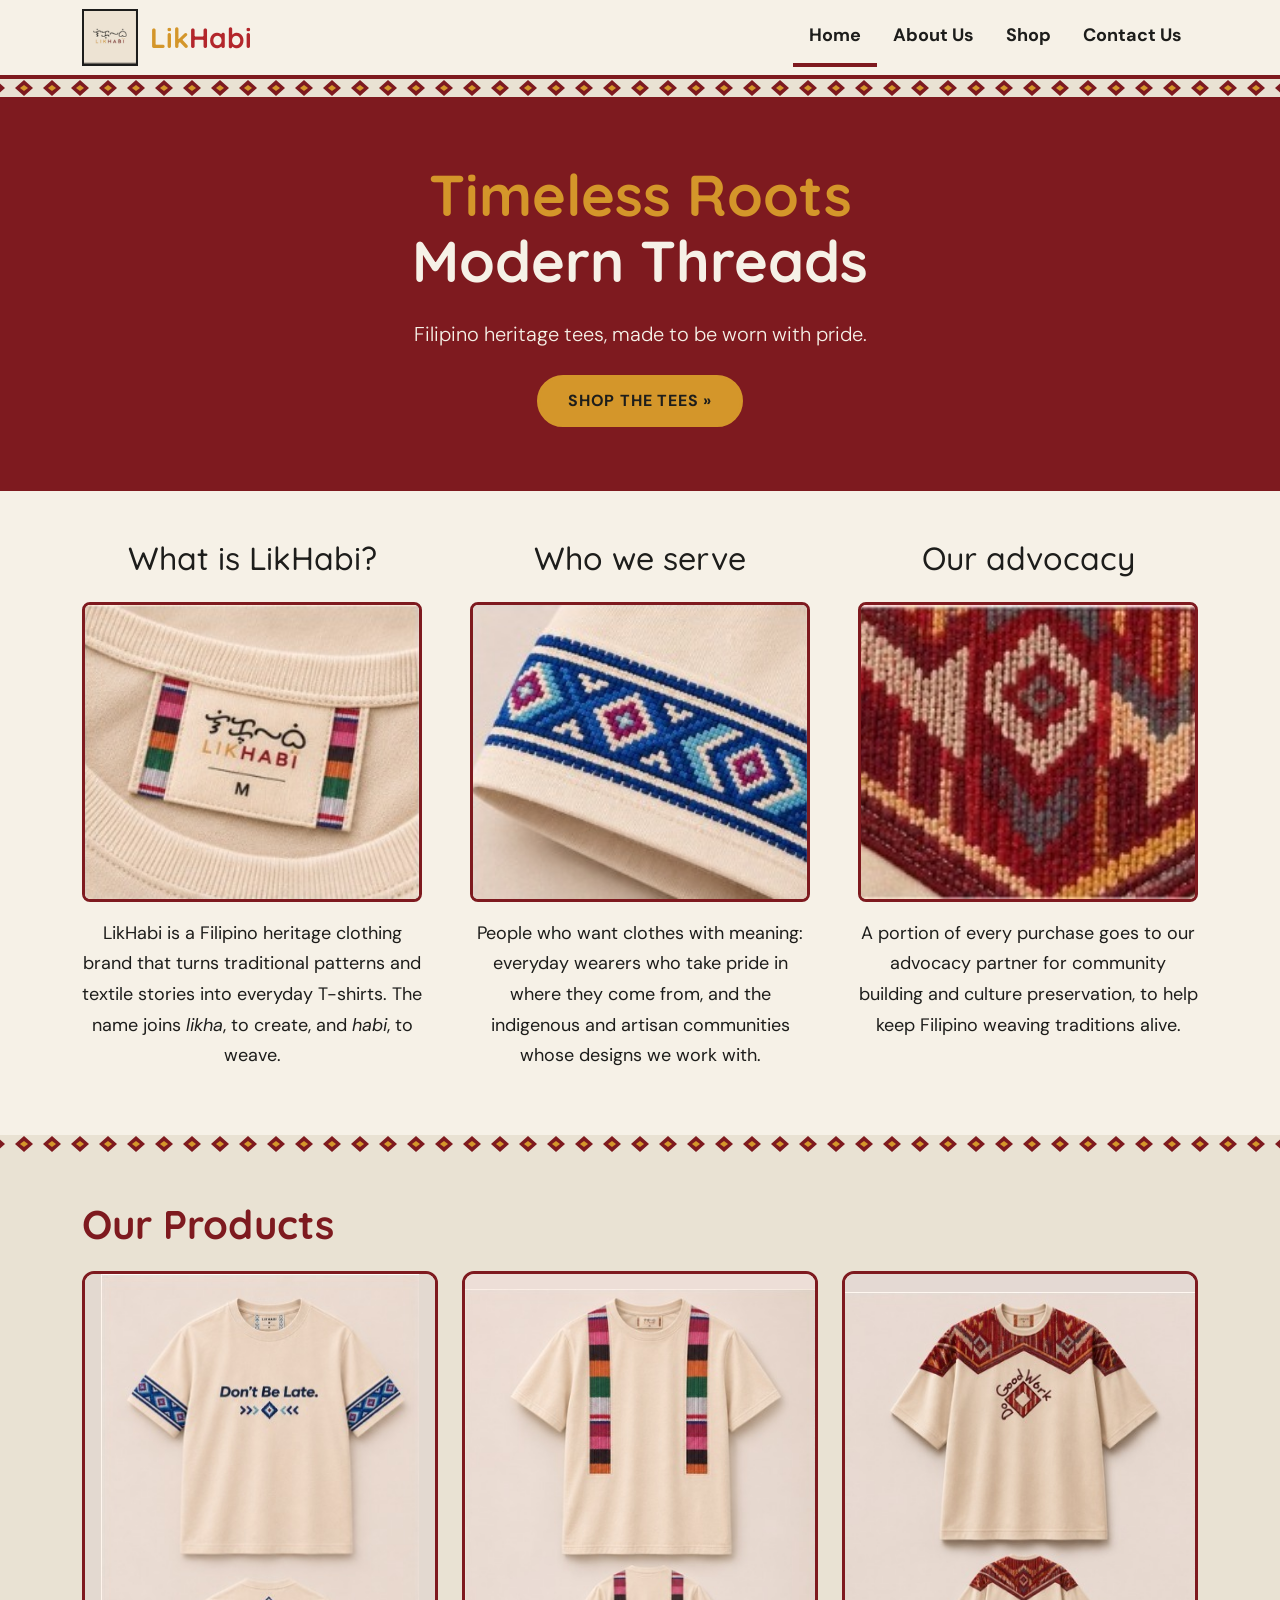
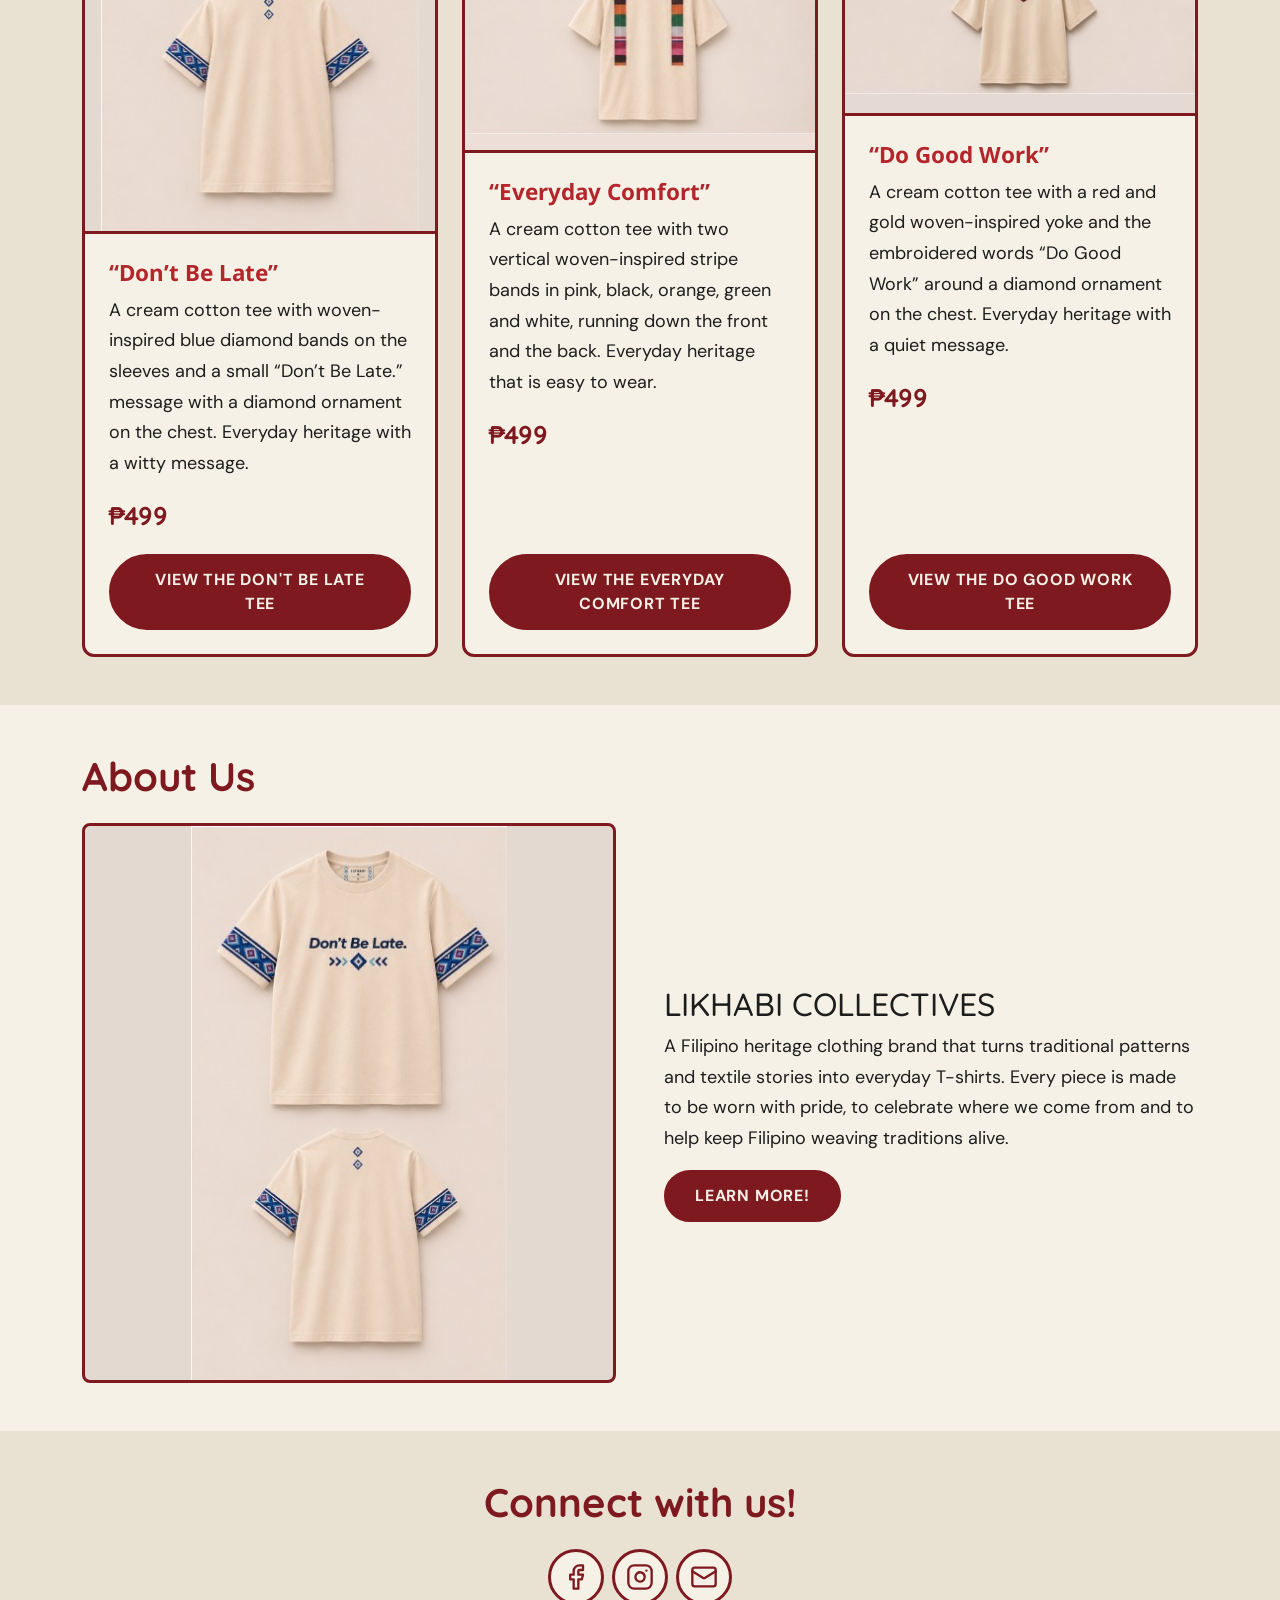
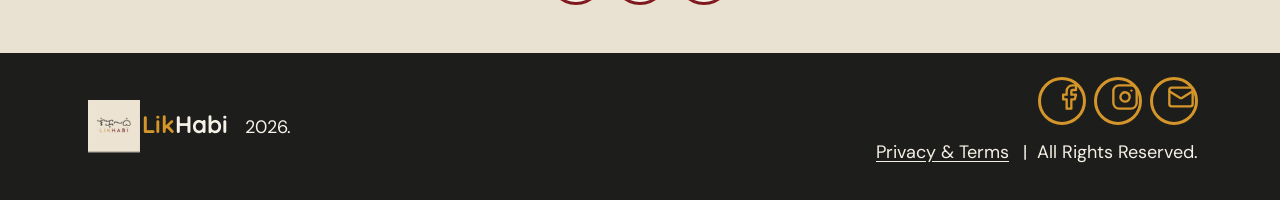
<file: index.html>
<!DOCTYPE html>
<html lang="en">
<head>
<meta charset="utf-8">
<meta name="viewport" content="width=device-width, initial-scale=1">
<title>LikHabi | Timeless Roots, Modern Threads</title>
<meta name="description" content="LikHabi is a Filipino heritage clothing brand that turns traditional patterns and textile stories into everyday T-shirts.">
<link rel="preconnect" href="https://fonts.googleapis.com"><link rel="preconnect" href="https://fonts.gstatic.com" crossorigin>
<link href="https://fonts.googleapis.com/css2?family=DM+Sans:wght@400;500;700&amp;family=Noto+Sans:wght@700&amp;family=Quicksand:wght@700&amp;display=swap" rel="stylesheet">
<link href="https://cdn.jsdelivr.net/npm/bootstrap@5.3.3/dist/css/bootstrap.min.css" rel="stylesheet">
<link href="css/style.css" rel="stylesheet">
</head>
<body>
<a class="skip-link" href="#main">Skip to main content</a>
<header>
<nav class="navbar navbar-expand-md site-nav" aria-label="Main navigation"><div class="container">
<a class="brand" href="index.html"><img src="images/logo.png" alt="" width="56" height="57"><span><span class="lik">Lik</span><span class="habi">Habi</span><span class="visually-hidden"> home</span></span></a>
<button class="navbar-toggler" type="button" data-bs-toggle="collapse" data-bs-target="#menu" aria-controls="menu" aria-expanded="false" aria-label="Toggle navigation menu"><span class="navbar-toggler-icon"></span></button>
<div class="collapse navbar-collapse" id="menu"><ul class="navbar-nav ms-auto"><li class="nav-item"><a class="nav-link active" aria-current="page" href="index.html">Home</a></li><li class="nav-item"><a class="nav-link" href="index.html#about">About Us</a></li><li class="nav-item"><a class="nav-link" href="index.html#products">Shop</a></li><li class="nav-item"><a class="nav-link" href="contact.html">Contact Us</a></li></ul></div>
</div></nav>
<div class="motif" aria-hidden="true"></div>
</header>
<main id="main">

<section class="tagline py-5" aria-labelledby="tag"><div class="container text-center py-md-3">
<h1 id="tag">Timeless Roots <span>Modern Threads</span></h1>
<p class="lead my-4 mx-auto" style="max-width:40ch">Filipino heritage tees, made to be worn with pride.</p>
<a class="btn btn-gold" href="#products">Shop the tees &raquo;</a></div></section>
<section class="container py-5" aria-label="About LikHabi"><div class="row g-5">
<div class="col-12 col-md-4 text-center"><h2 class="h1 fs-2 mb-4">What is LikHabi?</h2><img class="col-img mb-3" src="images/everyday-comfort-2.jpg" alt="Neck label with the Baybayin LikHabi logo, bordered with woven stripes." width="300" height="300" loading="lazy"><p>LikHabi is a Filipino heritage clothing brand that turns traditional patterns and textile stories into everyday T-shirts. The name joins <em>likha</em>, to create, and <em>habi</em>, to weave.</p></div>
<div class="col-12 col-md-4 text-center"><h2 class="h1 fs-2 mb-4">Who we serve</h2><img class="col-img mb-3" src="images/dont-be-late-4.jpg" alt="Close-up of a sleeve band woven in blue, light blue and magenta diamond patterns." width="300" height="300" loading="lazy"><p>People who want clothes with meaning: everyday wearers who take pride in where they come from, and the indigenous and artisan communities whose designs we work with.</p></div>
<div class="col-12 col-md-4 text-center"><h2 class="h1 fs-2 mb-4">Our advocacy</h2><img class="col-img mb-3" src="images/do-good-work-4.jpg" alt="Close-up of a red, gold and grey woven diamond pattern." width="300" height="300" loading="lazy"><p>A portion of every purchase goes to our advocacy partner for community building and culture preservation, to help keep Filipino weaving traditions alive.</p></div>
</div></section>
<div class="motif" aria-hidden="true"></div>
<section id="products" class="band-bone py-5" aria-labelledby="products-title"><div class="container">
<h2 id="products-title" class="mb-4">Our Products</h2><div class="row g-4"><div class="col-12 col-md-4"><article class="prod-card"><img src="images/dont-be-late-1.jpg" alt="Don't Be Late tee, front and back: cream tee with the words Don't Be Late. and a diamond ornament on the chest, and blue woven diamond bands on the sleeves." width="320" height="560" loading="lazy" style="background:#E3D9D0"><div class="p-4"><h3>“Don’t Be Late”</h3><p>A cream cotton tee with woven-inspired blue diamond bands on the sleeves and a small “Don’t Be Late.” message with a diamond ornament on the chest. Everyday heritage with a witty message.</p><p class="price mb-3">&#8369;499</p><a class="btn btn-habi" href="dont-be-late.html">View the Don't Be Late tee</a></div></article></div><div class="col-12 col-md-4"><article class="prod-card"><img src="images/everyday-comfort-1.jpg" alt="Everyday Comfort tee, front and back: cream tee with two vertical woven stripe bands in pink, black, orange, green and white." width="377" height="479" loading="lazy" style="background:#EDDED7"><div class="p-4"><h3>“Everyday Comfort”</h3><p>A cream cotton tee with two vertical woven-inspired stripe bands in pink, black, orange, green and white, running down the front and the back. Everyday heritage that is easy to wear.</p><p class="price mb-3">&#8369;499</p><a class="btn btn-habi" href="everyday-comfort.html">View the Everyday Comfort tee</a></div></article></div><div class="col-12 col-md-4"><article class="prod-card"><img src="images/do-good-work-1.jpg" alt="Do Good Work tee, front and back: cream tee with a red and gold woven yoke and the embroidered words Do Good Work around a diamond." width="385" height="442" loading="lazy" style="background:#E4D9D3"><div class="p-4"><h3>“Do Good Work”</h3><p>A cream cotton tee with a red and gold woven-inspired yoke and the embroidered words “Do Good Work” around a diamond ornament on the chest. Everyday heritage with a quiet message.</p><p class="price mb-3">&#8369;499</p><a class="btn btn-habi" href="do-good-work.html">View the Do Good Work tee</a></div></article></div></div></div></section>
<section id="about" class="container py-5" aria-labelledby="about-title">
<h2 id="about-title" class="mb-4">About Us</h2>
<div class="row g-5 align-items-center">
<div class="col-12 col-md-6"><img class="col-img" style="aspect-ratio:3/4;object-fit:contain;background:#E3D9D0" src="images/dont-be-late-1.jpg" alt="Don't Be Late tee, front and back: cream tee with the words Don't Be Late. and a diamond ornament on the chest, and blue woven diamond bands on the sleeves." width="320" height="560" loading="lazy"></div>
<div class="col-12 col-md-6"><h3 class="h2 text-uppercase" style="font-family:Quicksand,sans-serif;color:var(--black)">LikHabi Collectives</h3>
<p>A Filipino heritage clothing brand that turns traditional patterns and textile stories into everyday T-shirts. Every piece is made to be worn with pride, to celebrate where we come from and to help keep Filipino weaving traditions alive.</p>
<button class="btn btn-habi" type="button" data-bs-toggle="collapse" data-bs-target="#more" aria-expanded="false" aria-controls="more">Learn more!<span class="visually-hidden"> about LikHabi Collectives</span></button>
<div class="collapse mt-4" id="more"><p>Our designs belong to the indigenous and artisan communities who are our partners. Because pieces are made by hand through weaving, small variations in design, color and size are natural features of each product.</p>
<p class="mb-0">Read the full <a href="privacy.html">Privacy &amp; Terms</a>.</p></div>
</div></div></section>
<section class="band-bone py-5 text-center" aria-labelledby="connect-title"><div class="container">
<h2 id="connect-title" class="mb-4">Connect with us!</h2><ul class="list-inline mb-0"><li class="list-inline-item"><a class="icon-link" href="https://www.facebook.com/" target="_blank" rel="noopener"><svg viewBox="0 0 24 24" fill="none" stroke="currentColor" stroke-width="2" stroke-linecap="round" stroke-linejoin="round" aria-hidden="true" focusable="false"><path d="M18 2h-3a5 5 0 0 0-5 5v3H7v4h3v8h4v-8h3l1-4h-4V7a1 1 0 0 1 1-1h3z"/></svg><span class="visually-hidden">LikHabi on Facebook</span></a></li><li class="list-inline-item"><a class="icon-link" href="https://www.instagram.com/" target="_blank" rel="noopener"><svg viewBox="0 0 24 24" fill="none" stroke="currentColor" stroke-width="2" stroke-linecap="round" stroke-linejoin="round" aria-hidden="true" focusable="false"><rect x="2" y="2" width="20" height="20" rx="5"/><path d="M16 11.37A4 4 0 1 1 12.63 8 4 4 0 0 1 16 11.37z"/><path d="M17.5 6.5h.01"/></svg><span class="visually-hidden">LikHabi on Instagram</span></a></li><li class="list-inline-item"><a class="icon-link" href="mailto:hello@examplewebsite142.com"><svg viewBox="0 0 24 24" fill="none" stroke="currentColor" stroke-width="2" stroke-linecap="round" stroke-linejoin="round" aria-hidden="true" focusable="false"><rect x="2" y="4" width="20" height="16" rx="2"/><path d="m22 7-8.97 5.7a1.94 1.94 0 0 1-2.06 0L2 7"/></svg><span class="visually-hidden">Email LikHabi</span></a></li></ul></div></section>
</main>
<footer class="site-footer py-4">
<div class="container"><div class="row gy-3 align-items-center">
<div class="col-md-5"><a class="brand" href="index.html"><img src="images/logo.png" alt="" width="56" height="57"><span><span class="lik">Lik</span><span class="habi">Habi</span><span class="visually-hidden"> home</span></span></a> <span class="ms-2">2026.</span></div>
<div class="col-md-7"><ul class="list-inline text-md-end mb-1"><li class="list-inline-item"><a class="icon-link" href="https://www.facebook.com/" target="_blank" rel="noopener"><svg viewBox="0 0 24 24" fill="none" stroke="currentColor" stroke-width="2" stroke-linecap="round" stroke-linejoin="round" aria-hidden="true" focusable="false"><path d="M18 2h-3a5 5 0 0 0-5 5v3H7v4h3v8h4v-8h3l1-4h-4V7a1 1 0 0 1 1-1h3z"/></svg><span class="visually-hidden">LikHabi on Facebook</span></a></li><li class="list-inline-item"><a class="icon-link" href="https://www.instagram.com/" target="_blank" rel="noopener"><svg viewBox="0 0 24 24" fill="none" stroke="currentColor" stroke-width="2" stroke-linecap="round" stroke-linejoin="round" aria-hidden="true" focusable="false"><rect x="2" y="2" width="20" height="20" rx="5"/><path d="M16 11.37A4 4 0 1 1 12.63 8 4 4 0 0 1 16 11.37z"/><path d="M17.5 6.5h.01"/></svg><span class="visually-hidden">LikHabi on Instagram</span></a></li><li class="list-inline-item"><a class="icon-link" href="mailto:hello@examplewebsite142.com"><svg viewBox="0 0 24 24" fill="none" stroke="currentColor" stroke-width="2" stroke-linecap="round" stroke-linejoin="round" aria-hidden="true" focusable="false"><rect x="2" y="4" width="20" height="16" rx="2"/><path d="m22 7-8.97 5.7a1.94 1.94 0 0 1-2.06 0L2 7"/></svg><span class="visually-hidden">Email LikHabi</span></a></li></ul>
<p class="text-md-end mb-0"><a href="privacy.html">Privacy &amp; Terms</a> &nbsp;|&nbsp; All Rights Reserved.</p></div>
</div></div>
</footer>
<script src="https://cdn.jsdelivr.net/npm/bootstrap@5.3.3/dist/js/bootstrap.bundle.min.js"></script>
<script src="js/main.js"></script>
</body>
</html>
</file>
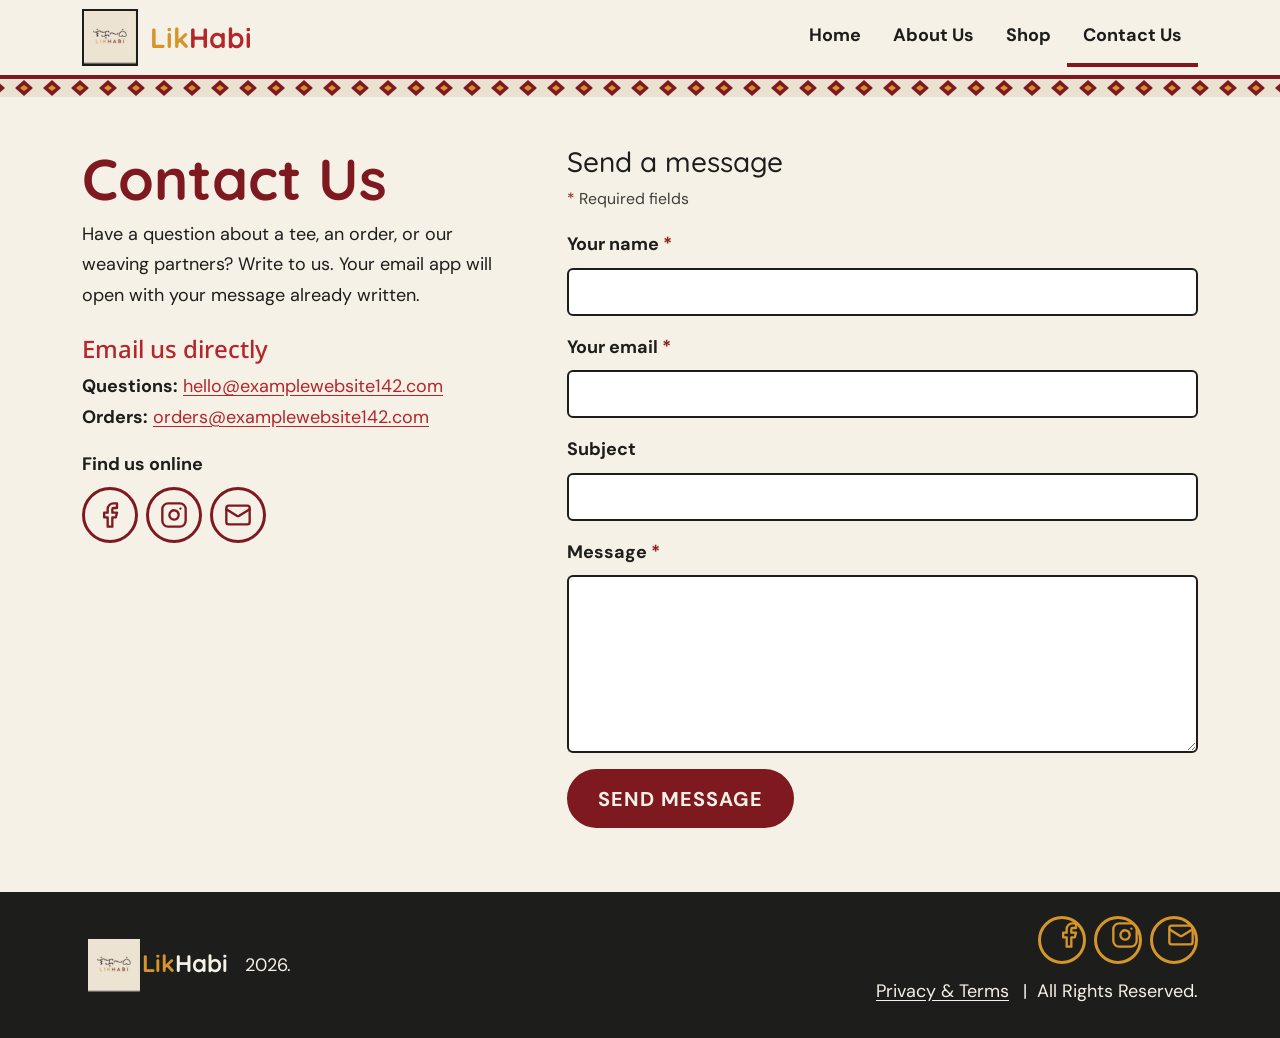
<file: contact.html>
<!DOCTYPE html>
<html lang="en">
<head>
<meta charset="utf-8">
<meta name="viewport" content="width=device-width, initial-scale=1">
<title>Contact Us | LikHabi</title>
<meta name="description" content="Contact LikHabi with a question. Your email app opens with your message ready to send.">
<link rel="preconnect" href="https://fonts.googleapis.com"><link rel="preconnect" href="https://fonts.gstatic.com" crossorigin>
<link href="https://fonts.googleapis.com/css2?family=DM+Sans:wght@400;500;700&amp;family=Noto+Sans:wght@700&amp;family=Quicksand:wght@700&amp;display=swap" rel="stylesheet">
<link href="https://cdn.jsdelivr.net/npm/bootstrap@5.3.3/dist/css/bootstrap.min.css" rel="stylesheet">
<link href="css/style.css" rel="stylesheet">
</head>
<body>
<a class="skip-link" href="#main">Skip to main content</a>
<header>
<nav class="navbar navbar-expand-md site-nav" aria-label="Main navigation"><div class="container">
<a class="brand" href="index.html"><img src="images/logo.png" alt="" width="56" height="57"><span><span class="lik">Lik</span><span class="habi">Habi</span><span class="visually-hidden"> home</span></span></a>
<button class="navbar-toggler" type="button" data-bs-toggle="collapse" data-bs-target="#menu" aria-controls="menu" aria-expanded="false" aria-label="Toggle navigation menu"><span class="navbar-toggler-icon"></span></button>
<div class="collapse navbar-collapse" id="menu"><ul class="navbar-nav ms-auto"><li class="nav-item"><a class="nav-link" href="index.html">Home</a></li><li class="nav-item"><a class="nav-link" href="index.html#about">About Us</a></li><li class="nav-item"><a class="nav-link" href="index.html#products">Shop</a></li><li class="nav-item"><a class="nav-link active" aria-current="page" href="contact.html">Contact Us</a></li></ul></div>
</div></nav>
<div class="motif" aria-hidden="true"></div>
</header>
<main id="main">

<section class="container py-5"><div class="row g-5"><div class="col-12 col-md-5">
<h1>Contact Us</h1>
<p>Have a question about a tee, an order, or our weaving partners? Write to us. Your email app will open with your message already written.</p>
<h2 class="h4 mt-4" style="font-family:'Noto Sans',sans-serif;color:var(--red)">Email us directly</h2>
<ul class="list-unstyled"><li><strong>Questions:</strong> <a href="mailto:hello@examplewebsite142.com">hello@examplewebsite142.com</a></li><li><strong>Orders:</strong> <a href="mailto:orders@examplewebsite142.com">orders@examplewebsite142.com</a></li></ul>
<p class="mb-2"><strong>Find us online</strong></p><ul class="list-inline mb-0"><li class="list-inline-item"><a class="icon-link" href="https://www.facebook.com/" target="_blank" rel="noopener"><svg viewBox="0 0 24 24" fill="none" stroke="currentColor" stroke-width="2" stroke-linecap="round" stroke-linejoin="round" aria-hidden="true" focusable="false"><path d="M18 2h-3a5 5 0 0 0-5 5v3H7v4h3v8h4v-8h3l1-4h-4V7a1 1 0 0 1 1-1h3z"/></svg><span class="visually-hidden">LikHabi on Facebook</span></a></li><li class="list-inline-item"><a class="icon-link" href="https://www.instagram.com/" target="_blank" rel="noopener"><svg viewBox="0 0 24 24" fill="none" stroke="currentColor" stroke-width="2" stroke-linecap="round" stroke-linejoin="round" aria-hidden="true" focusable="false"><rect x="2" y="2" width="20" height="20" rx="5"/><path d="M16 11.37A4 4 0 1 1 12.63 8 4 4 0 0 1 16 11.37z"/><path d="M17.5 6.5h.01"/></svg><span class="visually-hidden">LikHabi on Instagram</span></a></li><li class="list-inline-item"><a class="icon-link" href="mailto:hello@examplewebsite142.com"><svg viewBox="0 0 24 24" fill="none" stroke="currentColor" stroke-width="2" stroke-linecap="round" stroke-linejoin="round" aria-hidden="true" focusable="false"><rect x="2" y="4" width="20" height="16" rx="2"/><path d="m22 7-8.97 5.7a1.94 1.94 0 0 1-2.06 0L2 7"/></svg><span class="visually-hidden">Email LikHabi</span></a></li></ul>
</div><div class="col-12 col-md-7">
<h2 class="h3" id="contact-title">Send a message</h2>
<form id="contact-form" novalidate aria-labelledby="contact-title">
<p class="form-text"><span class="req" aria-hidden="true">*</span> Required fields</p>
<div class="mb-3"><label class="form-label" for="name">Your name <span class="req" aria-hidden="true">*</span></label><input class="form-control" id="name" name="name" autocomplete="name" required><div class="invalid-feedback">Enter your name.</div></div>
<div class="mb-3"><label class="form-label" for="email">Your email <span class="req" aria-hidden="true">*</span></label><input class="form-control" type="email" id="email" name="email" autocomplete="email" required><div class="invalid-feedback">Enter a valid email address, like name@example.com.</div></div>
<div class="mb-3"><label class="form-label" for="subject">Subject</label><input class="form-control" id="subject" name="subject"></div>
<div class="mb-3"><label class="form-label" for="message">Message <span class="req" aria-hidden="true">*</span></label><textarea class="form-control" id="message" name="message" rows="6" required></textarea><div class="invalid-feedback">Write your message.</div></div>
<button class="btn btn-habi btn-lg" type="submit">Send message</button>
<p class="status mt-3" data-status role="status" aria-live="polite"></p>
</form></div></div></section>
</main>
<footer class="site-footer py-4">
<div class="container"><div class="row gy-3 align-items-center">
<div class="col-md-5"><a class="brand" href="index.html"><img src="images/logo.png" alt="" width="56" height="57"><span><span class="lik">Lik</span><span class="habi">Habi</span><span class="visually-hidden"> home</span></span></a> <span class="ms-2">2026.</span></div>
<div class="col-md-7"><ul class="list-inline text-md-end mb-1"><li class="list-inline-item"><a class="icon-link" href="https://www.facebook.com/" target="_blank" rel="noopener"><svg viewBox="0 0 24 24" fill="none" stroke="currentColor" stroke-width="2" stroke-linecap="round" stroke-linejoin="round" aria-hidden="true" focusable="false"><path d="M18 2h-3a5 5 0 0 0-5 5v3H7v4h3v8h4v-8h3l1-4h-4V7a1 1 0 0 1 1-1h3z"/></svg><span class="visually-hidden">LikHabi on Facebook</span></a></li><li class="list-inline-item"><a class="icon-link" href="https://www.instagram.com/" target="_blank" rel="noopener"><svg viewBox="0 0 24 24" fill="none" stroke="currentColor" stroke-width="2" stroke-linecap="round" stroke-linejoin="round" aria-hidden="true" focusable="false"><rect x="2" y="2" width="20" height="20" rx="5"/><path d="M16 11.37A4 4 0 1 1 12.63 8 4 4 0 0 1 16 11.37z"/><path d="M17.5 6.5h.01"/></svg><span class="visually-hidden">LikHabi on Instagram</span></a></li><li class="list-inline-item"><a class="icon-link" href="mailto:hello@examplewebsite142.com"><svg viewBox="0 0 24 24" fill="none" stroke="currentColor" stroke-width="2" stroke-linecap="round" stroke-linejoin="round" aria-hidden="true" focusable="false"><rect x="2" y="4" width="20" height="16" rx="2"/><path d="m22 7-8.97 5.7a1.94 1.94 0 0 1-2.06 0L2 7"/></svg><span class="visually-hidden">Email LikHabi</span></a></li></ul>
<p class="text-md-end mb-0"><a href="privacy.html">Privacy &amp; Terms</a> &nbsp;|&nbsp; All Rights Reserved.</p></div>
</div></div>
</footer>
<script src="https://cdn.jsdelivr.net/npm/bootstrap@5.3.3/dist/js/bootstrap.bundle.min.js"></script>
<script src="js/main.js"></script>
</body>
</html>
</file>
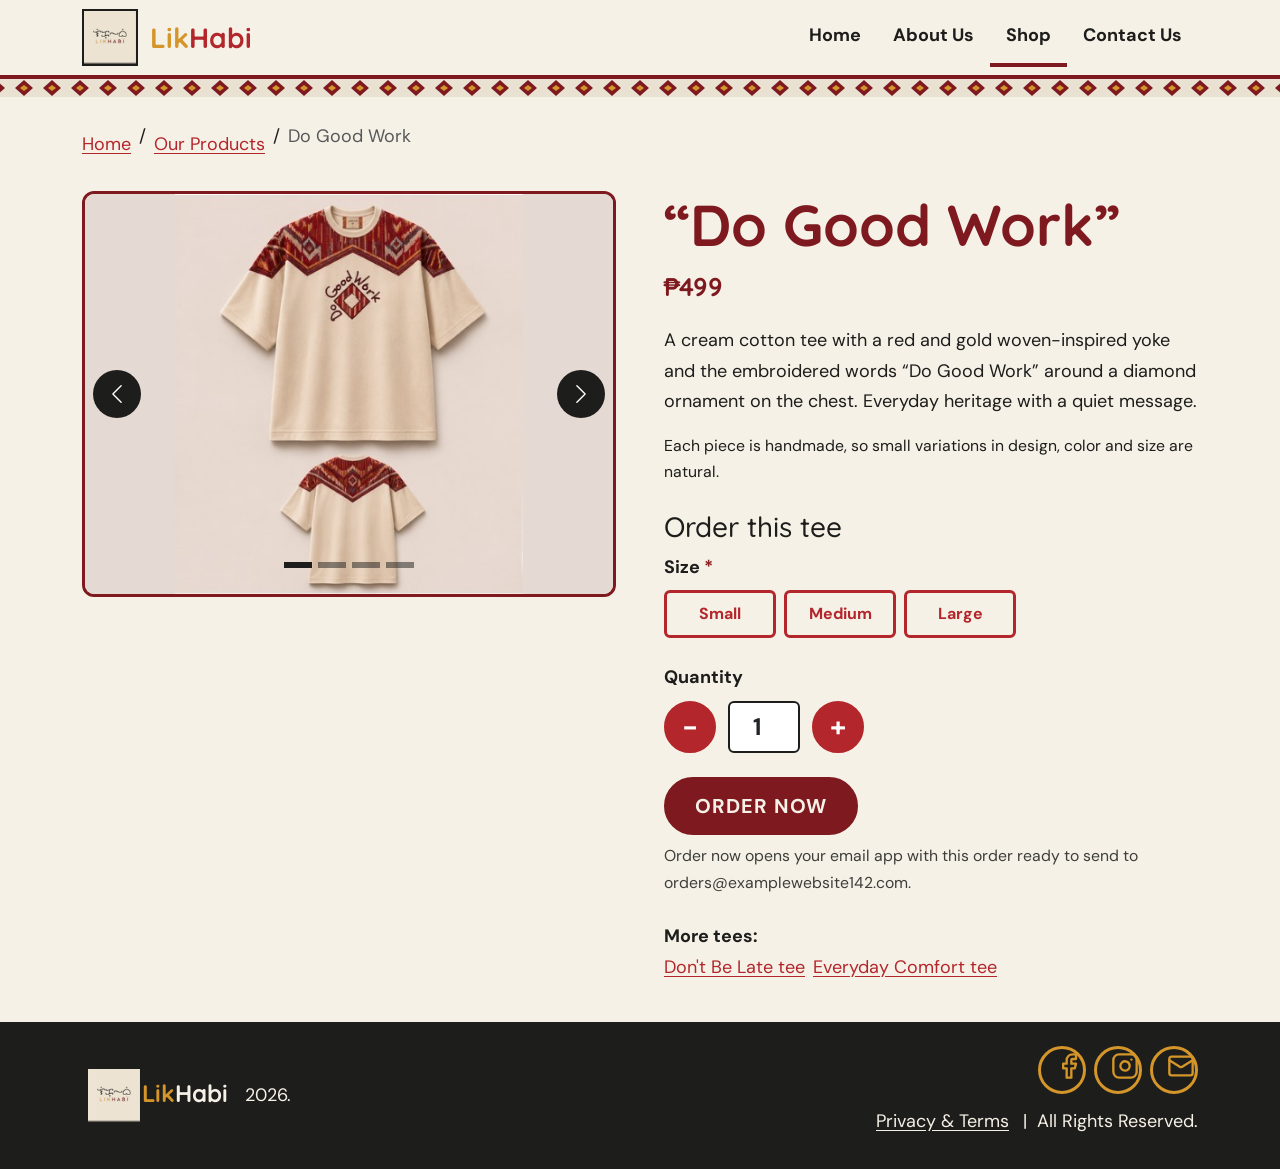
<file: do-good-work.html>
<!DOCTYPE html>
<html lang="en">
<head>
<meta charset="utf-8">
<meta name="viewport" content="width=device-width, initial-scale=1">
<title>Do Good Work Tee | LikHabi</title>
<meta name="description" content="Do Good Work tee by LikHabi. A cream cotton tee with a red and gold woven-inspired yoke and the embroidered words “Do Good Work” around a diamond ornament on the chest. Everyday heritage with a quiet message. Order by email.">
<link rel="preconnect" href="https://fonts.googleapis.com"><link rel="preconnect" href="https://fonts.gstatic.com" crossorigin>
<link href="https://fonts.googleapis.com/css2?family=DM+Sans:wght@400;500;700&amp;family=Noto+Sans:wght@700&amp;family=Quicksand:wght@700&amp;display=swap" rel="stylesheet">
<link href="https://cdn.jsdelivr.net/npm/bootstrap@5.3.3/dist/css/bootstrap.min.css" rel="stylesheet">
<link href="css/style.css" rel="stylesheet">
</head>
<body>
<a class="skip-link" href="#main">Skip to main content</a>
<header>
<nav class="navbar navbar-expand-md site-nav" aria-label="Main navigation"><div class="container">
<a class="brand" href="index.html"><img src="images/logo.png" alt="" width="56" height="57"><span><span class="lik">Lik</span><span class="habi">Habi</span><span class="visually-hidden"> home</span></span></a>
<button class="navbar-toggler" type="button" data-bs-toggle="collapse" data-bs-target="#menu" aria-controls="menu" aria-expanded="false" aria-label="Toggle navigation menu"><span class="navbar-toggler-icon"></span></button>
<div class="collapse navbar-collapse" id="menu"><ul class="navbar-nav ms-auto"><li class="nav-item"><a class="nav-link" href="index.html">Home</a></li><li class="nav-item"><a class="nav-link" href="index.html#about">About Us</a></li><li class="nav-item"><a class="nav-link active" aria-current="page" href="index.html#products">Shop</a></li><li class="nav-item"><a class="nav-link" href="contact.html">Contact Us</a></li></ul></div>
</div></nav>
<div class="motif" aria-hidden="true"></div>
</header>
<main id="main">

<div class="container pt-4"><nav aria-label="Breadcrumb"><ol class="breadcrumb mb-0"><li class="breadcrumb-item"><a href="index.html">Home</a></li><li class="breadcrumb-item"><a href="index.html#products">Our Products</a></li><li class="breadcrumb-item active" aria-current="page">Do Good Work</li></ol></nav></div>
<section class="container py-4"><div class="row g-5">
<div class="col-12 col-md-6"><div id="gallery" class="carousel slide gallery" aria-roledescription="carousel" aria-label="Do Good Work tee photos">
<div class="carousel-indicators"><button type="button" data-bs-target="#gallery" data-bs-slide-to="0" class="active" aria-current="true" aria-label="Photo 1 of 4"></button><button type="button" data-bs-target="#gallery" data-bs-slide-to="1" aria-label="Photo 2 of 4"></button><button type="button" data-bs-target="#gallery" data-bs-slide-to="2" aria-label="Photo 3 of 4"></button><button type="button" data-bs-target="#gallery" data-bs-slide-to="3" aria-label="Photo 4 of 4"></button></div><div class="carousel-inner"><div class="carousel-item active"><img src="images/do-good-work-1.jpg" alt="Do Good Work tee, front and back: cream tee with a red and gold woven yoke and the embroidered words Do Good Work around a diamond." width="400" height="400" style="object-fit:contain;background:#E4D9D3"></div><div class="carousel-item"><img src="images/do-good-work-2.jpg" alt="Neck label reading LIKHABI, size L, with red and gold woven borders." width="400" height="400"></div><div class="carousel-item"><img src="images/do-good-work-3.jpg" alt="Close-up of the embroidered words Do Good Work around a woven diamond." width="400" height="400"></div><div class="carousel-item"><img src="images/do-good-work-4.jpg" alt="Close-up of the red, gold and grey woven diamond pattern on the yoke." width="400" height="400"></div></div>
<button class="carousel-control-prev" type="button" data-bs-target="#gallery" data-bs-slide="prev"><span class="carousel-control-prev-icon" aria-hidden="true"></span><span class="visually-hidden">Previous photo</span></button>
<button class="carousel-control-next" type="button" data-bs-target="#gallery" data-bs-slide="next"><span class="carousel-control-next-icon" aria-hidden="true"></span><span class="visually-hidden">Next photo</span></button></div></div>
<div class="col-12 col-md-6">
<h1>“Do Good Work”</h1><p class="price">&#8369;499</p><p>A cream cotton tee with a red and gold woven-inspired yoke and the embroidered words “Do Good Work” around a diamond ornament on the chest. Everyday heritage with a quiet message.</p>
<p class="small">Each piece is handmade, so small variations in design, color and size are natural.</p>
<h2 class="h3 mt-4" id="order-title">Order this tee</h2>
<form id="order-form" novalidate data-product="Do Good Work Tee" data-price="499" aria-labelledby="order-title">
<fieldset class="mb-3" aria-describedby="size-error"><legend>Size <span class="req" aria-hidden="true">*</span></legend><input type="radio" class="btn-check" name="size" id="size-s" value="Small" autocomplete="off" required><label class="btn btn-size me-2 mb-2" for="size-s">Small</label><input type="radio" class="btn-check" name="size" id="size-m" value="Medium" autocomplete="off" required><label class="btn btn-size me-2 mb-2" for="size-m">Medium</label><input type="radio" class="btn-check" name="size" id="size-l" value="Large" autocomplete="off" required><label class="btn btn-size me-2 mb-2" for="size-l">Large</label><p class="field-error" id="size-error" role="alert">Choose a size.</p></fieldset>
<div class="mb-4"><label class="form-label d-block" for="qty">Quantity</label><div class="qty"><button type="button" id="qty-minus" aria-label="Decrease quantity">&minus;</button><input class="form-control" type="number" id="qty" name="qty" min="1" max="20" value="1" inputmode="numeric" required><button type="button" id="qty-plus" aria-label="Increase quantity">+</button></div></div>
<button class="btn btn-habi btn-lg" type="submit">Order now</button>
<p class="form-text mt-2 mb-0">Order now opens your email app with this order ready to send to orders@examplewebsite142.com.</p>
<p class="status mt-3" data-status role="status" aria-live="polite"></p>
</form>
<p class="mt-4 mb-0"><strong>More tees:</strong></p><ul class="list-inline"><li class="list-inline-item"><a href="dont-be-late.html">Don't Be Late tee</a></li><li class="list-inline-item"><a href="everyday-comfort.html">Everyday Comfort tee</a></li></ul>
</div></div></section>
</main>
<footer class="site-footer py-4">
<div class="container"><div class="row gy-3 align-items-center">
<div class="col-md-5"><a class="brand" href="index.html"><img src="images/logo.png" alt="" width="56" height="57"><span><span class="lik">Lik</span><span class="habi">Habi</span><span class="visually-hidden"> home</span></span></a> <span class="ms-2">2026.</span></div>
<div class="col-md-7"><ul class="list-inline text-md-end mb-1"><li class="list-inline-item"><a class="icon-link" href="https://www.facebook.com/" target="_blank" rel="noopener"><svg viewBox="0 0 24 24" fill="none" stroke="currentColor" stroke-width="2" stroke-linecap="round" stroke-linejoin="round" aria-hidden="true" focusable="false"><path d="M18 2h-3a5 5 0 0 0-5 5v3H7v4h3v8h4v-8h3l1-4h-4V7a1 1 0 0 1 1-1h3z"/></svg><span class="visually-hidden">LikHabi on Facebook</span></a></li><li class="list-inline-item"><a class="icon-link" href="https://www.instagram.com/" target="_blank" rel="noopener"><svg viewBox="0 0 24 24" fill="none" stroke="currentColor" stroke-width="2" stroke-linecap="round" stroke-linejoin="round" aria-hidden="true" focusable="false"><rect x="2" y="2" width="20" height="20" rx="5"/><path d="M16 11.37A4 4 0 1 1 12.63 8 4 4 0 0 1 16 11.37z"/><path d="M17.5 6.5h.01"/></svg><span class="visually-hidden">LikHabi on Instagram</span></a></li><li class="list-inline-item"><a class="icon-link" href="mailto:hello@examplewebsite142.com"><svg viewBox="0 0 24 24" fill="none" stroke="currentColor" stroke-width="2" stroke-linecap="round" stroke-linejoin="round" aria-hidden="true" focusable="false"><rect x="2" y="4" width="20" height="16" rx="2"/><path d="m22 7-8.97 5.7a1.94 1.94 0 0 1-2.06 0L2 7"/></svg><span class="visually-hidden">Email LikHabi</span></a></li></ul>
<p class="text-md-end mb-0"><a href="privacy.html">Privacy &amp; Terms</a> &nbsp;|&nbsp; All Rights Reserved.</p></div>
</div></div>
</footer>
<script src="https://cdn.jsdelivr.net/npm/bootstrap@5.3.3/dist/js/bootstrap.bundle.min.js"></script>
<script src="js/main.js"></script>
</body>
</html>
</file>
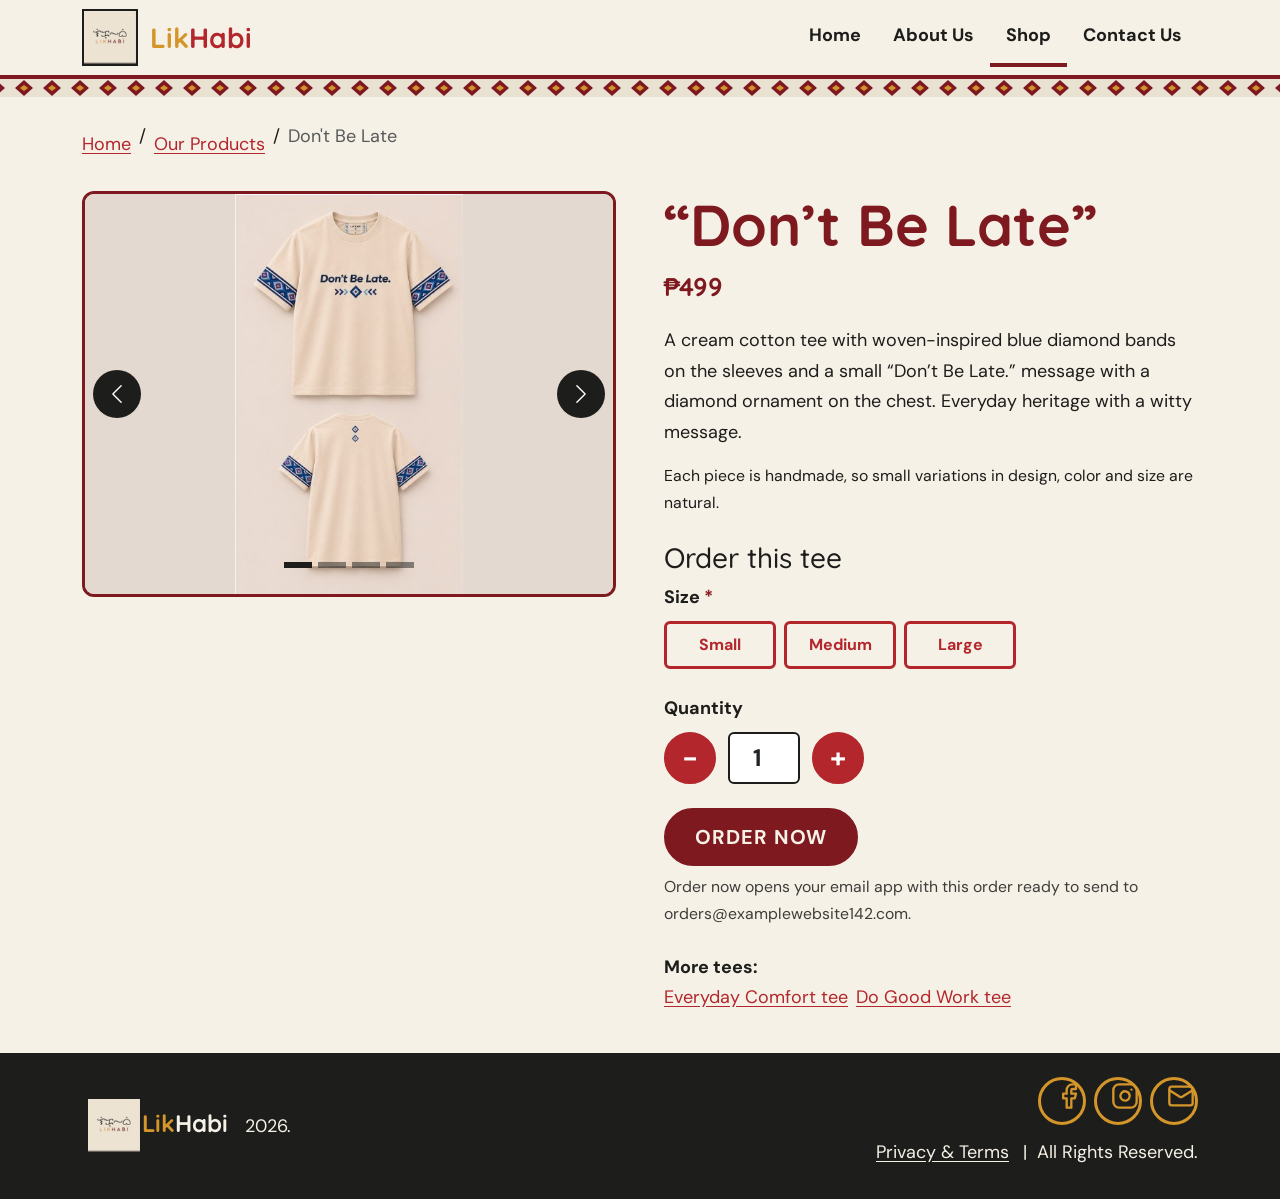
<file: dont-be-late.html>
<!DOCTYPE html>
<html lang="en">
<head>
<meta charset="utf-8">
<meta name="viewport" content="width=device-width, initial-scale=1">
<title>Don't Be Late Tee | LikHabi</title>
<meta name="description" content="Don't Be Late tee by LikHabi. A cream cotton tee with woven-inspired blue diamond bands on the sleeves and a small “Don’t Be Late.” message with a diamond ornament on the chest. Everyday heritage with a witty message. Order by email.">
<link rel="preconnect" href="https://fonts.googleapis.com"><link rel="preconnect" href="https://fonts.gstatic.com" crossorigin>
<link href="https://fonts.googleapis.com/css2?family=DM+Sans:wght@400;500;700&amp;family=Noto+Sans:wght@700&amp;family=Quicksand:wght@700&amp;display=swap" rel="stylesheet">
<link href="https://cdn.jsdelivr.net/npm/bootstrap@5.3.3/dist/css/bootstrap.min.css" rel="stylesheet">
<link href="css/style.css" rel="stylesheet">
</head>
<body>
<a class="skip-link" href="#main">Skip to main content</a>
<header>
<nav class="navbar navbar-expand-md site-nav" aria-label="Main navigation"><div class="container">
<a class="brand" href="index.html"><img src="images/logo.png" alt="" width="56" height="57"><span><span class="lik">Lik</span><span class="habi">Habi</span><span class="visually-hidden"> home</span></span></a>
<button class="navbar-toggler" type="button" data-bs-toggle="collapse" data-bs-target="#menu" aria-controls="menu" aria-expanded="false" aria-label="Toggle navigation menu"><span class="navbar-toggler-icon"></span></button>
<div class="collapse navbar-collapse" id="menu"><ul class="navbar-nav ms-auto"><li class="nav-item"><a class="nav-link" href="index.html">Home</a></li><li class="nav-item"><a class="nav-link" href="index.html#about">About Us</a></li><li class="nav-item"><a class="nav-link active" aria-current="page" href="index.html#products">Shop</a></li><li class="nav-item"><a class="nav-link" href="contact.html">Contact Us</a></li></ul></div>
</div></nav>
<div class="motif" aria-hidden="true"></div>
</header>
<main id="main">

<div class="container pt-4"><nav aria-label="Breadcrumb"><ol class="breadcrumb mb-0"><li class="breadcrumb-item"><a href="index.html">Home</a></li><li class="breadcrumb-item"><a href="index.html#products">Our Products</a></li><li class="breadcrumb-item active" aria-current="page">Don't Be Late</li></ol></nav></div>
<section class="container py-4"><div class="row g-5">
<div class="col-12 col-md-6"><div id="gallery" class="carousel slide gallery" aria-roledescription="carousel" aria-label="Don't Be Late tee photos">
<div class="carousel-indicators"><button type="button" data-bs-target="#gallery" data-bs-slide-to="0" class="active" aria-current="true" aria-label="Photo 1 of 4"></button><button type="button" data-bs-target="#gallery" data-bs-slide-to="1" aria-label="Photo 2 of 4"></button><button type="button" data-bs-target="#gallery" data-bs-slide-to="2" aria-label="Photo 3 of 4"></button><button type="button" data-bs-target="#gallery" data-bs-slide-to="3" aria-label="Photo 4 of 4"></button></div><div class="carousel-inner"><div class="carousel-item active"><img src="images/dont-be-late-1.jpg" alt="Don't Be Late tee, front and back: cream tee with the words Don't Be Late. and a diamond ornament on the chest, and blue woven diamond bands on the sleeves." width="400" height="400" style="object-fit:contain;background:#E3D9D0"></div><div class="carousel-item"><img src="images/dont-be-late-2.jpg" alt="Neck label reading LIKHABI, size M, with blue woven diamond borders." width="400" height="400"></div><div class="carousel-item"><img src="images/dont-be-late-3.jpg" alt="Close-up of the embroidered words Don't Be Late. above a chevron and diamond ornament." width="400" height="400"></div><div class="carousel-item"><img src="images/dont-be-late-4.jpg" alt="Close-up of a sleeve band woven in blue, light blue and magenta diamond patterns." width="400" height="400"></div></div>
<button class="carousel-control-prev" type="button" data-bs-target="#gallery" data-bs-slide="prev"><span class="carousel-control-prev-icon" aria-hidden="true"></span><span class="visually-hidden">Previous photo</span></button>
<button class="carousel-control-next" type="button" data-bs-target="#gallery" data-bs-slide="next"><span class="carousel-control-next-icon" aria-hidden="true"></span><span class="visually-hidden">Next photo</span></button></div></div>
<div class="col-12 col-md-6">
<h1>“Don’t Be Late”</h1><p class="price">&#8369;499</p><p>A cream cotton tee with woven-inspired blue diamond bands on the sleeves and a small “Don’t Be Late.” message with a diamond ornament on the chest. Everyday heritage with a witty message.</p>
<p class="small">Each piece is handmade, so small variations in design, color and size are natural.</p>
<h2 class="h3 mt-4" id="order-title">Order this tee</h2>
<form id="order-form" novalidate data-product="Don't Be Late Tee" data-price="499" aria-labelledby="order-title">
<fieldset class="mb-3" aria-describedby="size-error"><legend>Size <span class="req" aria-hidden="true">*</span></legend><input type="radio" class="btn-check" name="size" id="size-s" value="Small" autocomplete="off" required><label class="btn btn-size me-2 mb-2" for="size-s">Small</label><input type="radio" class="btn-check" name="size" id="size-m" value="Medium" autocomplete="off" required><label class="btn btn-size me-2 mb-2" for="size-m">Medium</label><input type="radio" class="btn-check" name="size" id="size-l" value="Large" autocomplete="off" required><label class="btn btn-size me-2 mb-2" for="size-l">Large</label><p class="field-error" id="size-error" role="alert">Choose a size.</p></fieldset>
<div class="mb-4"><label class="form-label d-block" for="qty">Quantity</label><div class="qty"><button type="button" id="qty-minus" aria-label="Decrease quantity">&minus;</button><input class="form-control" type="number" id="qty" name="qty" min="1" max="20" value="1" inputmode="numeric" required><button type="button" id="qty-plus" aria-label="Increase quantity">+</button></div></div>
<button class="btn btn-habi btn-lg" type="submit">Order now</button>
<p class="form-text mt-2 mb-0">Order now opens your email app with this order ready to send to orders@examplewebsite142.com.</p>
<p class="status mt-3" data-status role="status" aria-live="polite"></p>
</form>
<p class="mt-4 mb-0"><strong>More tees:</strong></p><ul class="list-inline"><li class="list-inline-item"><a href="everyday-comfort.html">Everyday Comfort tee</a></li><li class="list-inline-item"><a href="do-good-work.html">Do Good Work tee</a></li></ul>
</div></div></section>
</main>
<footer class="site-footer py-4">
<div class="container"><div class="row gy-3 align-items-center">
<div class="col-md-5"><a class="brand" href="index.html"><img src="images/logo.png" alt="" width="56" height="57"><span><span class="lik">Lik</span><span class="habi">Habi</span><span class="visually-hidden"> home</span></span></a> <span class="ms-2">2026.</span></div>
<div class="col-md-7"><ul class="list-inline text-md-end mb-1"><li class="list-inline-item"><a class="icon-link" href="https://www.facebook.com/" target="_blank" rel="noopener"><svg viewBox="0 0 24 24" fill="none" stroke="currentColor" stroke-width="2" stroke-linecap="round" stroke-linejoin="round" aria-hidden="true" focusable="false"><path d="M18 2h-3a5 5 0 0 0-5 5v3H7v4h3v8h4v-8h3l1-4h-4V7a1 1 0 0 1 1-1h3z"/></svg><span class="visually-hidden">LikHabi on Facebook</span></a></li><li class="list-inline-item"><a class="icon-link" href="https://www.instagram.com/" target="_blank" rel="noopener"><svg viewBox="0 0 24 24" fill="none" stroke="currentColor" stroke-width="2" stroke-linecap="round" stroke-linejoin="round" aria-hidden="true" focusable="false"><rect x="2" y="2" width="20" height="20" rx="5"/><path d="M16 11.37A4 4 0 1 1 12.63 8 4 4 0 0 1 16 11.37z"/><path d="M17.5 6.5h.01"/></svg><span class="visually-hidden">LikHabi on Instagram</span></a></li><li class="list-inline-item"><a class="icon-link" href="mailto:hello@examplewebsite142.com"><svg viewBox="0 0 24 24" fill="none" stroke="currentColor" stroke-width="2" stroke-linecap="round" stroke-linejoin="round" aria-hidden="true" focusable="false"><rect x="2" y="4" width="20" height="16" rx="2"/><path d="m22 7-8.97 5.7a1.94 1.94 0 0 1-2.06 0L2 7"/></svg><span class="visually-hidden">Email LikHabi</span></a></li></ul>
<p class="text-md-end mb-0"><a href="privacy.html">Privacy &amp; Terms</a> &nbsp;|&nbsp; All Rights Reserved.</p></div>
</div></div>
</footer>
<script src="https://cdn.jsdelivr.net/npm/bootstrap@5.3.3/dist/js/bootstrap.bundle.min.js"></script>
<script src="js/main.js"></script>
</body>
</html>
</file>
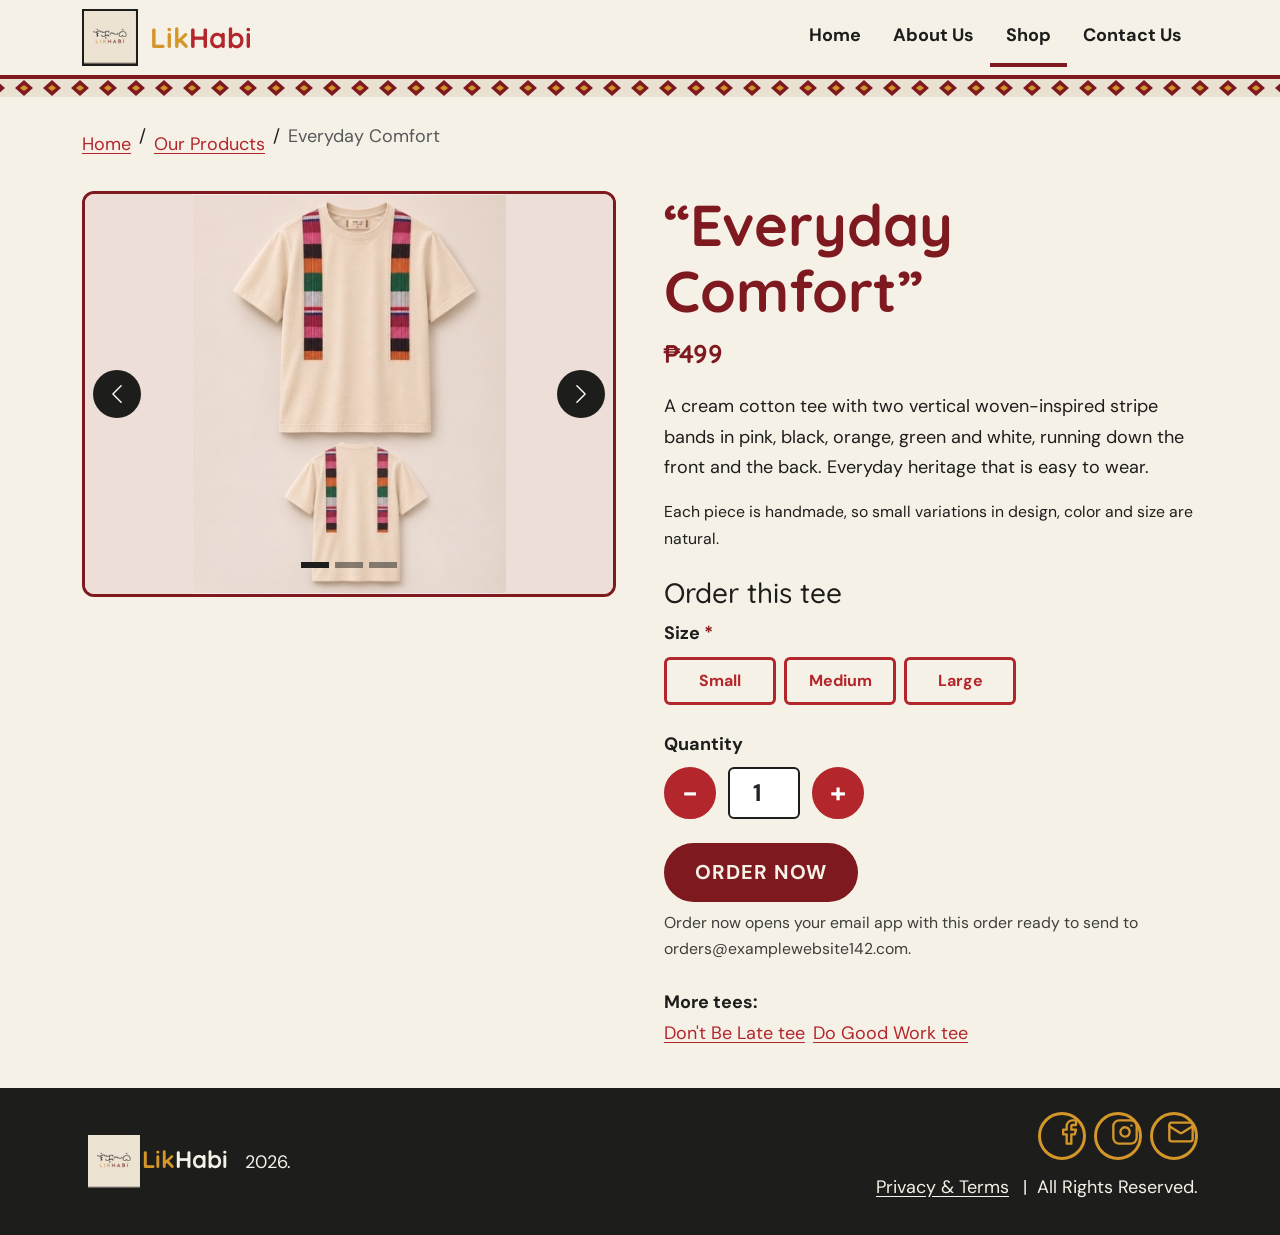
<file: everyday-comfort.html>
<!DOCTYPE html>
<html lang="en">
<head>
<meta charset="utf-8">
<meta name="viewport" content="width=device-width, initial-scale=1">
<title>Everyday Comfort Tee | LikHabi</title>
<meta name="description" content="Everyday Comfort tee by LikHabi. A cream cotton tee with two vertical woven-inspired stripe bands in pink, black, orange, green and white, running down the front and the back. Everyday heritage that is easy to wear. Order by email.">
<link rel="preconnect" href="https://fonts.googleapis.com"><link rel="preconnect" href="https://fonts.gstatic.com" crossorigin>
<link href="https://fonts.googleapis.com/css2?family=DM+Sans:wght@400;500;700&amp;family=Noto+Sans:wght@700&amp;family=Quicksand:wght@700&amp;display=swap" rel="stylesheet">
<link href="https://cdn.jsdelivr.net/npm/bootstrap@5.3.3/dist/css/bootstrap.min.css" rel="stylesheet">
<link href="css/style.css" rel="stylesheet">
</head>
<body>
<a class="skip-link" href="#main">Skip to main content</a>
<header>
<nav class="navbar navbar-expand-md site-nav" aria-label="Main navigation"><div class="container">
<a class="brand" href="index.html"><img src="images/logo.png" alt="" width="56" height="57"><span><span class="lik">Lik</span><span class="habi">Habi</span><span class="visually-hidden"> home</span></span></a>
<button class="navbar-toggler" type="button" data-bs-toggle="collapse" data-bs-target="#menu" aria-controls="menu" aria-expanded="false" aria-label="Toggle navigation menu"><span class="navbar-toggler-icon"></span></button>
<div class="collapse navbar-collapse" id="menu"><ul class="navbar-nav ms-auto"><li class="nav-item"><a class="nav-link" href="index.html">Home</a></li><li class="nav-item"><a class="nav-link" href="index.html#about">About Us</a></li><li class="nav-item"><a class="nav-link active" aria-current="page" href="index.html#products">Shop</a></li><li class="nav-item"><a class="nav-link" href="contact.html">Contact Us</a></li></ul></div>
</div></nav>
<div class="motif" aria-hidden="true"></div>
</header>
<main id="main">

<div class="container pt-4"><nav aria-label="Breadcrumb"><ol class="breadcrumb mb-0"><li class="breadcrumb-item"><a href="index.html">Home</a></li><li class="breadcrumb-item"><a href="index.html#products">Our Products</a></li><li class="breadcrumb-item active" aria-current="page">Everyday Comfort</li></ol></nav></div>
<section class="container py-4"><div class="row g-5">
<div class="col-12 col-md-6"><div id="gallery" class="carousel slide gallery" aria-roledescription="carousel" aria-label="Everyday Comfort tee photos">
<div class="carousel-indicators"><button type="button" data-bs-target="#gallery" data-bs-slide-to="0" class="active" aria-current="true" aria-label="Photo 1 of 3"></button><button type="button" data-bs-target="#gallery" data-bs-slide-to="1" aria-label="Photo 2 of 3"></button><button type="button" data-bs-target="#gallery" data-bs-slide-to="2" aria-label="Photo 3 of 3"></button></div><div class="carousel-inner"><div class="carousel-item active"><img src="images/everyday-comfort-1.jpg" alt="Everyday Comfort tee, front and back: cream tee with two vertical woven stripe bands in pink, black, orange, green and white." width="400" height="400" style="object-fit:contain;background:#EDDED7"></div><div class="carousel-item"><img src="images/everyday-comfort-2.jpg" alt="Neck label with the Baybayin LikHabi logo, size M, bordered with woven stripes." width="400" height="400"></div><div class="carousel-item"><img src="images/everyday-comfort-3.jpg" alt="Close-up of the woven stripe band in pink, black, orange, green, white and red." width="400" height="400"></div></div>
<button class="carousel-control-prev" type="button" data-bs-target="#gallery" data-bs-slide="prev"><span class="carousel-control-prev-icon" aria-hidden="true"></span><span class="visually-hidden">Previous photo</span></button>
<button class="carousel-control-next" type="button" data-bs-target="#gallery" data-bs-slide="next"><span class="carousel-control-next-icon" aria-hidden="true"></span><span class="visually-hidden">Next photo</span></button></div></div>
<div class="col-12 col-md-6">
<h1>“Everyday Comfort”</h1><p class="price">&#8369;499</p><p>A cream cotton tee with two vertical woven-inspired stripe bands in pink, black, orange, green and white, running down the front and the back. Everyday heritage that is easy to wear.</p>
<p class="small">Each piece is handmade, so small variations in design, color and size are natural.</p>
<h2 class="h3 mt-4" id="order-title">Order this tee</h2>
<form id="order-form" novalidate data-product="Everyday Comfort Tee" data-price="499" aria-labelledby="order-title">
<fieldset class="mb-3" aria-describedby="size-error"><legend>Size <span class="req" aria-hidden="true">*</span></legend><input type="radio" class="btn-check" name="size" id="size-s" value="Small" autocomplete="off" required><label class="btn btn-size me-2 mb-2" for="size-s">Small</label><input type="radio" class="btn-check" name="size" id="size-m" value="Medium" autocomplete="off" required><label class="btn btn-size me-2 mb-2" for="size-m">Medium</label><input type="radio" class="btn-check" name="size" id="size-l" value="Large" autocomplete="off" required><label class="btn btn-size me-2 mb-2" for="size-l">Large</label><p class="field-error" id="size-error" role="alert">Choose a size.</p></fieldset>
<div class="mb-4"><label class="form-label d-block" for="qty">Quantity</label><div class="qty"><button type="button" id="qty-minus" aria-label="Decrease quantity">&minus;</button><input class="form-control" type="number" id="qty" name="qty" min="1" max="20" value="1" inputmode="numeric" required><button type="button" id="qty-plus" aria-label="Increase quantity">+</button></div></div>
<button class="btn btn-habi btn-lg" type="submit">Order now</button>
<p class="form-text mt-2 mb-0">Order now opens your email app with this order ready to send to orders@examplewebsite142.com.</p>
<p class="status mt-3" data-status role="status" aria-live="polite"></p>
</form>
<p class="mt-4 mb-0"><strong>More tees:</strong></p><ul class="list-inline"><li class="list-inline-item"><a href="dont-be-late.html">Don't Be Late tee</a></li><li class="list-inline-item"><a href="do-good-work.html">Do Good Work tee</a></li></ul>
</div></div></section>
</main>
<footer class="site-footer py-4">
<div class="container"><div class="row gy-3 align-items-center">
<div class="col-md-5"><a class="brand" href="index.html"><img src="images/logo.png" alt="" width="56" height="57"><span><span class="lik">Lik</span><span class="habi">Habi</span><span class="visually-hidden"> home</span></span></a> <span class="ms-2">2026.</span></div>
<div class="col-md-7"><ul class="list-inline text-md-end mb-1"><li class="list-inline-item"><a class="icon-link" href="https://www.facebook.com/" target="_blank" rel="noopener"><svg viewBox="0 0 24 24" fill="none" stroke="currentColor" stroke-width="2" stroke-linecap="round" stroke-linejoin="round" aria-hidden="true" focusable="false"><path d="M18 2h-3a5 5 0 0 0-5 5v3H7v4h3v8h4v-8h3l1-4h-4V7a1 1 0 0 1 1-1h3z"/></svg><span class="visually-hidden">LikHabi on Facebook</span></a></li><li class="list-inline-item"><a class="icon-link" href="https://www.instagram.com/" target="_blank" rel="noopener"><svg viewBox="0 0 24 24" fill="none" stroke="currentColor" stroke-width="2" stroke-linecap="round" stroke-linejoin="round" aria-hidden="true" focusable="false"><rect x="2" y="2" width="20" height="20" rx="5"/><path d="M16 11.37A4 4 0 1 1 12.63 8 4 4 0 0 1 16 11.37z"/><path d="M17.5 6.5h.01"/></svg><span class="visually-hidden">LikHabi on Instagram</span></a></li><li class="list-inline-item"><a class="icon-link" href="mailto:hello@examplewebsite142.com"><svg viewBox="0 0 24 24" fill="none" stroke="currentColor" stroke-width="2" stroke-linecap="round" stroke-linejoin="round" aria-hidden="true" focusable="false"><rect x="2" y="4" width="20" height="16" rx="2"/><path d="m22 7-8.97 5.7a1.94 1.94 0 0 1-2.06 0L2 7"/></svg><span class="visually-hidden">Email LikHabi</span></a></li></ul>
<p class="text-md-end mb-0"><a href="privacy.html">Privacy &amp; Terms</a> &nbsp;|&nbsp; All Rights Reserved.</p></div>
</div></div>
</footer>
<script src="https://cdn.jsdelivr.net/npm/bootstrap@5.3.3/dist/js/bootstrap.bundle.min.js"></script>
<script src="js/main.js"></script>
</body>
</html>
</file>
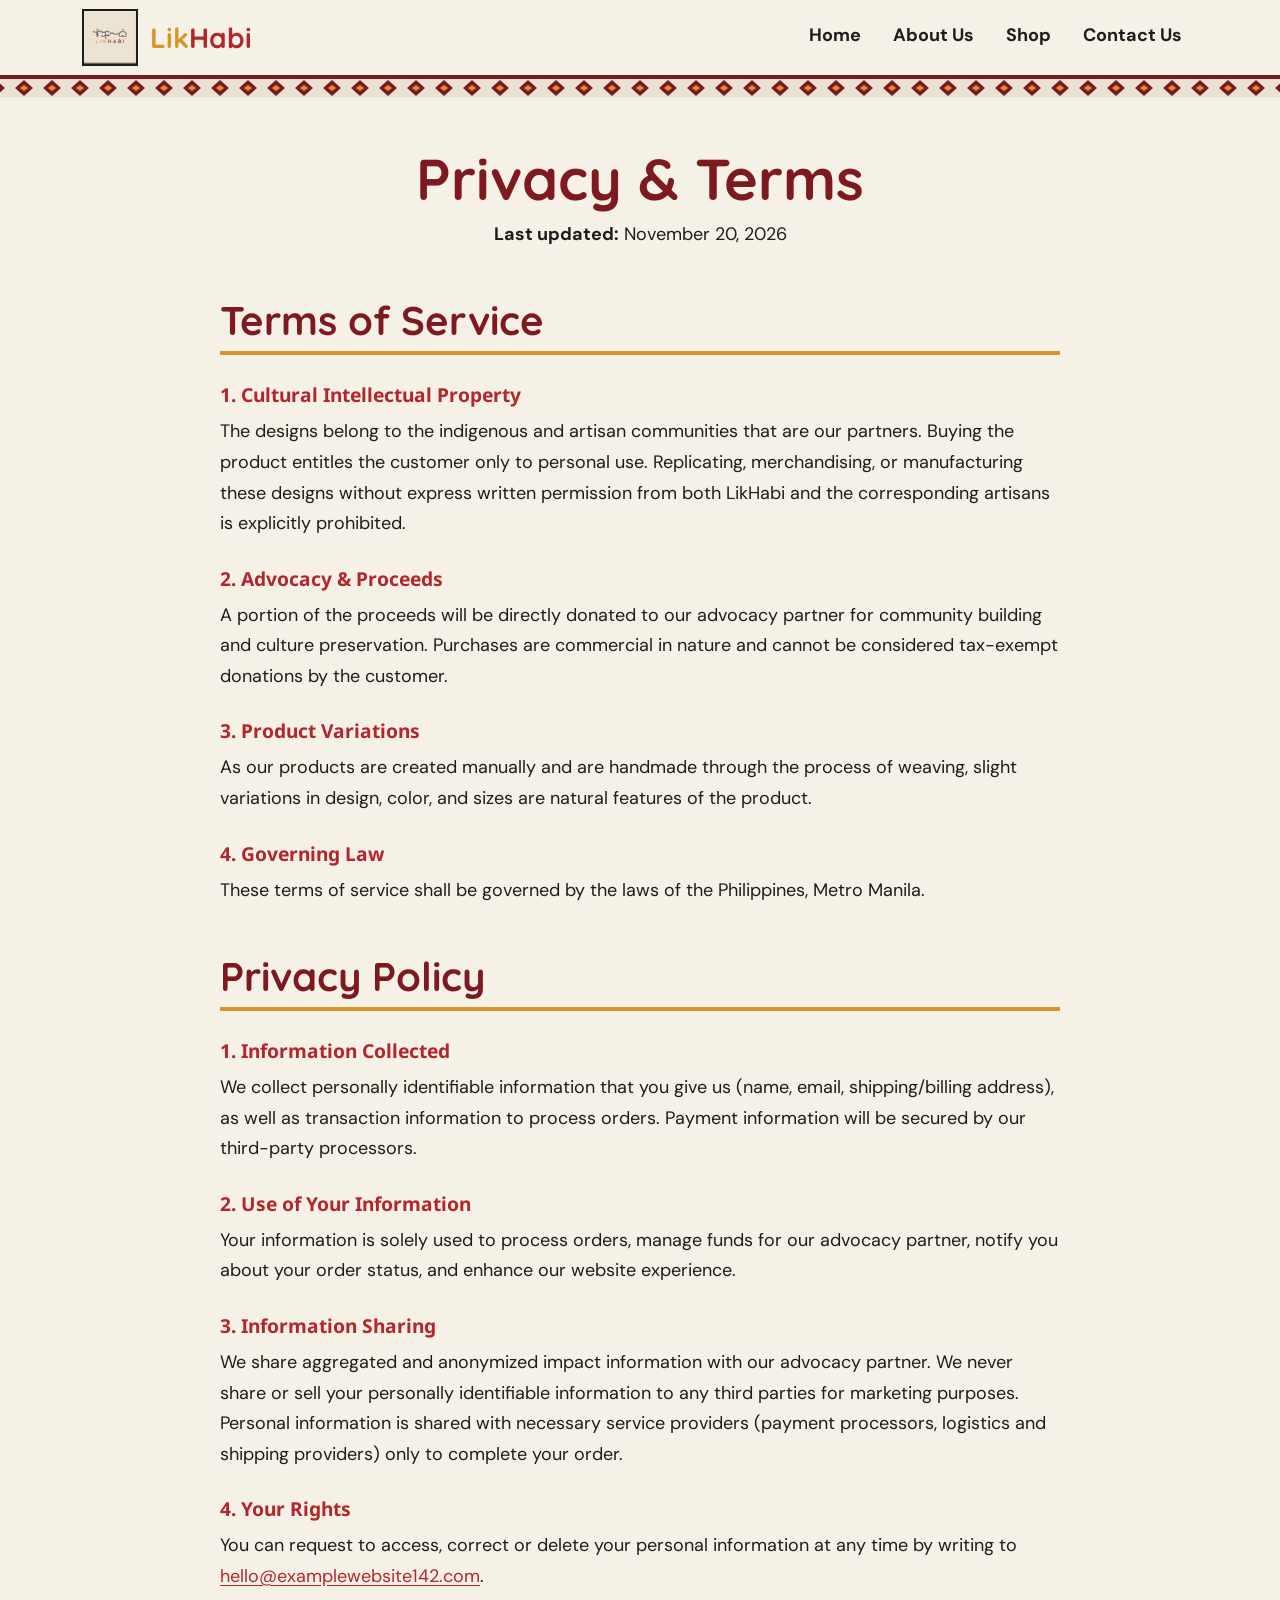
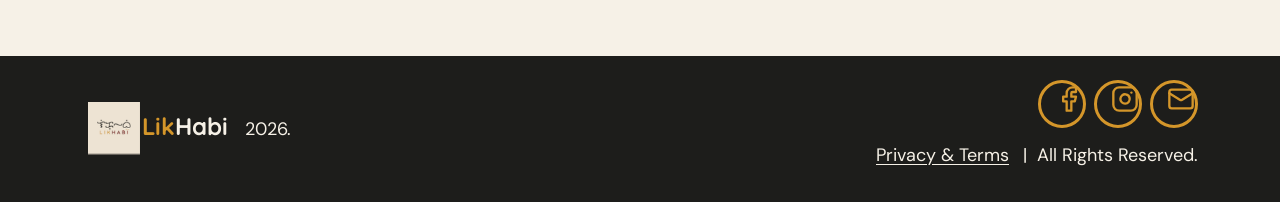
<file: privacy.html>
<!DOCTYPE html>
<html lang="en">
<head>
<meta charset="utf-8">
<meta name="viewport" content="width=device-width, initial-scale=1">
<title>Privacy &amp; Terms | LikHabi</title>
<meta name="description" content="Terms of Service and Privacy Policy for LikHabi.">
<link rel="preconnect" href="https://fonts.googleapis.com"><link rel="preconnect" href="https://fonts.gstatic.com" crossorigin>
<link href="https://fonts.googleapis.com/css2?family=DM+Sans:wght@400;500;700&amp;family=Noto+Sans:wght@700&amp;family=Quicksand:wght@700&amp;display=swap" rel="stylesheet">
<link href="https://cdn.jsdelivr.net/npm/bootstrap@5.3.3/dist/css/bootstrap.min.css" rel="stylesheet">
<link href="css/style.css" rel="stylesheet">
</head>
<body>
<a class="skip-link" href="#main">Skip to main content</a>
<header>
<nav class="navbar navbar-expand-md site-nav" aria-label="Main navigation"><div class="container">
<a class="brand" href="index.html"><img src="images/logo.png" alt="" width="56" height="57"><span><span class="lik">Lik</span><span class="habi">Habi</span><span class="visually-hidden"> home</span></span></a>
<button class="navbar-toggler" type="button" data-bs-toggle="collapse" data-bs-target="#menu" aria-controls="menu" aria-expanded="false" aria-label="Toggle navigation menu"><span class="navbar-toggler-icon"></span></button>
<div class="collapse navbar-collapse" id="menu"><ul class="navbar-nav ms-auto"><li class="nav-item"><a class="nav-link" href="index.html">Home</a></li><li class="nav-item"><a class="nav-link" href="index.html#about">About Us</a></li><li class="nav-item"><a class="nav-link" href="index.html#products">Shop</a></li><li class="nav-item"><a class="nav-link" href="contact.html">Contact Us</a></li></ul></div>
</div></nav>
<div class="motif" aria-hidden="true"></div>
</header>
<main id="main">

<section class="container py-5"><div class="prose mx-auto legal">
<h1 class="text-center">Privacy &amp; Terms</h1><p class="text-center"><strong>Last updated:</strong> November 20, 2026</p>
<h2>Terms of Service</h2><h3>1. Cultural Intellectual Property</h3><p>The designs belong to the indigenous and artisan communities that are our partners. Buying the product entitles the customer only to personal use. Replicating, merchandising, or manufacturing these designs without express written permission from both LikHabi and the corresponding artisans is explicitly prohibited.</p><h3>2. Advocacy &amp; Proceeds</h3><p>A portion of the proceeds will be directly donated to our advocacy partner for community building and culture preservation. Purchases are commercial in nature and cannot be considered tax-exempt donations by the customer.</p><h3>3. Product Variations</h3><p>As our products are created manually and are handmade through the process of weaving, slight variations in design, color, and sizes are natural features of the product.</p><h3>4. Governing Law</h3><p>These terms of service shall be governed by the laws of the Philippines, Metro Manila.</p>
<h2>Privacy Policy</h2><h3>1. Information Collected</h3><p>We collect personally identifiable information that you give us (name, email, shipping/billing address), as well as transaction information to process orders. Payment information will be secured by our third-party processors.</p><h3>2. Use of Your Information</h3><p>Your information is solely used to process orders, manage funds for our advocacy partner, notify you about your order status, and enhance our website experience.</p><h3>3. Information Sharing</h3><p>We share aggregated and anonymized impact information with our advocacy partner. We never share or sell your personally identifiable information to any third parties for marketing purposes. Personal information is shared with necessary service providers (payment processors, logistics and shipping providers) only to complete your order.</p><h3>4. Your Rights</h3><p>You can request to access, correct or delete your personal information at any time by writing to <a href="mailto:hello@examplewebsite142.com">hello@examplewebsite142.com</a>.</p>
</div></section>
</main>
<footer class="site-footer py-4">
<div class="container"><div class="row gy-3 align-items-center">
<div class="col-md-5"><a class="brand" href="index.html"><img src="images/logo.png" alt="" width="56" height="57"><span><span class="lik">Lik</span><span class="habi">Habi</span><span class="visually-hidden"> home</span></span></a> <span class="ms-2">2026.</span></div>
<div class="col-md-7"><ul class="list-inline text-md-end mb-1"><li class="list-inline-item"><a class="icon-link" href="https://www.facebook.com/" target="_blank" rel="noopener"><svg viewBox="0 0 24 24" fill="none" stroke="currentColor" stroke-width="2" stroke-linecap="round" stroke-linejoin="round" aria-hidden="true" focusable="false"><path d="M18 2h-3a5 5 0 0 0-5 5v3H7v4h3v8h4v-8h3l1-4h-4V7a1 1 0 0 1 1-1h3z"/></svg><span class="visually-hidden">LikHabi on Facebook</span></a></li><li class="list-inline-item"><a class="icon-link" href="https://www.instagram.com/" target="_blank" rel="noopener"><svg viewBox="0 0 24 24" fill="none" stroke="currentColor" stroke-width="2" stroke-linecap="round" stroke-linejoin="round" aria-hidden="true" focusable="false"><rect x="2" y="2" width="20" height="20" rx="5"/><path d="M16 11.37A4 4 0 1 1 12.63 8 4 4 0 0 1 16 11.37z"/><path d="M17.5 6.5h.01"/></svg><span class="visually-hidden">LikHabi on Instagram</span></a></li><li class="list-inline-item"><a class="icon-link" href="mailto:hello@examplewebsite142.com"><svg viewBox="0 0 24 24" fill="none" stroke="currentColor" stroke-width="2" stroke-linecap="round" stroke-linejoin="round" aria-hidden="true" focusable="false"><rect x="2" y="4" width="20" height="16" rx="2"/><path d="m22 7-8.97 5.7a1.94 1.94 0 0 1-2.06 0L2 7"/></svg><span class="visually-hidden">Email LikHabi</span></a></li></ul>
<p class="text-md-end mb-0"><a href="privacy.html">Privacy &amp; Terms</a> &nbsp;|&nbsp; All Rights Reserved.</p></div>
</div></div>
</footer>
<script src="https://cdn.jsdelivr.net/npm/bootstrap@5.3.3/dist/js/bootstrap.bundle.min.js"></script>
<script src="js/main.js"></script>
</body>
</html>
</file>
<file: css/style.css>
:root{--bone:#E9E2D3;--red:#B3262B;--black:#1D1D1B;--gold:#D4962A;--maroon:#7E1A1F;--linen:#F6F1E7}
html{scroll-behavior:smooth}
body{font-family:"DM Sans",system-ui,sans-serif;font-size:1.125rem;line-height:1.7;color:var(--black);background:var(--linen)}
h1,h2{font-family:"Quicksand",system-ui,sans-serif;font-weight:700;color:var(--maroon);line-height:1.15}
h3,h4{font-family:"Noto Sans",system-ui,sans-serif;font-weight:700;color:var(--red);line-height:1.3}
h1{font-size:clamp(2.2rem,5vw,3.6rem)}h2{font-size:clamp(1.8rem,3.4vw,2.5rem)}h3{font-size:1.4rem}
a{color:var(--red);text-underline-offset:3px}a:hover{color:var(--maroon)}
:focus-visible{outline:3px solid var(--black)!important;outline-offset:3px;box-shadow:0 0 0 6px var(--linen)}
.skip-link{position:absolute;left:-999px;top:0;background:var(--black);color:var(--linen);padding:.75rem 1rem;z-index:2000}
.skip-link:focus{left:0}
.site-nav{background:var(--linen);border-bottom:4px solid var(--maroon)}
.brand{display:flex;align-items:center;gap:.75rem;text-decoration:none;font-family:"Quicksand",sans-serif;font-weight:700;font-size:1.75rem}
.brand img{width:56px;height:57px;border:2px solid var(--black)}
.brand .lik{color:var(--gold)}.brand .habi{color:var(--red)}
.nav-link{color:var(--black)!important;font-weight:700;padding:.75rem 1rem!important;min-height:44px;border-bottom:4px solid transparent}
.nav-link:hover{border-bottom-color:var(--gold)}.nav-link.active{border-bottom-color:var(--maroon)}
.motif{height:18px;background:url("data:image/svg+xml,%3Csvg%20xmlns%3D%27http%3A//www.w3.org/2000/svg%27%20width%3D%2728%27%20height%3D%2718%27%20viewBox%3D%270%200%2028%2018%27%3E%3Cpolygon%20points%3D%2714%2C1%2023%2C9%2014%2C17%205%2C9%27%20fill%3D%27%237E1A1F%27/%3E%3Cpolygon%20points%3D%2714%2C6%2018%2C9%2014%2C12%2010%2C9%27%20fill%3D%27%23D4962A%27/%3E%3C/svg%3E") repeat-x center;background-color:var(--bone)}
.btn-habi{background:var(--maroon);color:var(--linen);border:3px solid var(--maroon);font-weight:700;text-transform:uppercase;letter-spacing:.05em;padding:.7rem 1.75rem;min-height:48px;border-radius:50rem}
.btn-habi:hover,.btn-habi:focus-visible{background:var(--black);border-color:var(--black);color:var(--linen)}
.btn-gold{background:var(--gold);color:var(--black);border:3px solid var(--gold);font-weight:700;text-transform:uppercase;letter-spacing:.05em;padding:.7rem 1.75rem;min-height:48px;border-radius:50rem}
.btn-gold:hover{background:var(--linen);border-color:var(--linen);color:var(--black)}
.tagline{background:var(--maroon);color:var(--linen)}
.tagline h1{color:var(--gold);margin:0}.tagline h1 span{color:var(--linen);display:block}
.band-bone{background:var(--bone)}
.col-img{width:100%;aspect-ratio:4/3;object-fit:cover;border-radius:.5rem;border:3px solid var(--maroon)}
.prod-card{background:var(--linen);border:3px solid var(--maroon);border-radius:.75rem;overflow:hidden;height:100%;display:flex;flex-direction:column}
.prod-card img{width:100%;aspect-ratio:1/1;object-fit:contain;border-bottom:3px solid var(--maroon)}
.prod-card .p-4{flex:1;display:flex;flex-direction:column}.prod-card .btn{margin-top:auto;align-self:flex-start}
.price{font-family:"Quicksand",sans-serif;font-weight:700;font-size:1.6rem;color:var(--maroon)}
.icon-link{display:inline-flex;align-items:center;justify-content:center;width:56px;height:56px;border-radius:50%;border:3px solid var(--maroon);color:var(--maroon);background:var(--linen)}
.icon-link:hover{background:var(--maroon);color:var(--linen)}
.icon-link svg{width:28px;height:28px}
.site-footer{background:var(--black);color:var(--linen)}
.site-footer a{color:var(--linen);display:inline-block;padding:.5rem .25rem}
.site-footer .icon-link{background:transparent;border-color:var(--gold);color:var(--gold);padding:0;width:48px;height:48px}
.site-footer .icon-link:hover{background:var(--gold);color:var(--black)}
.site-footer :focus-visible{outline-color:var(--gold)!important;box-shadow:none}
.site-footer .brand{font-size:1.5rem}.site-footer .brand .habi{color:var(--linen)}
.gallery{border:3px solid var(--maroon);border-radius:.75rem;overflow:hidden;background:var(--bone)}
.gallery img{width:100%;aspect-ratio:1/1;object-fit:cover}
.gallery .carousel-control-prev-icon,.gallery .carousel-control-next-icon{background-color:var(--black);border-radius:50%;width:48px;height:48px;background-size:45%}
.gallery .carousel-control-prev,.gallery .carousel-control-next{width:64px;opacity:1}
.gallery .carousel-indicators [data-bs-target]{background-color:var(--black);height:6px;width:28px}
.btn-check:checked+.btn-size{background:var(--red);color:#fff;border-color:var(--black)}
.btn-check:checked+.btn-size::before{content:"\2713\00a0"}
.btn-check:focus-visible+.btn-size{outline:3px solid var(--black);outline-offset:3px;box-shadow:0 0 0 6px var(--linen)}
.btn-size{border:3px solid var(--red);color:var(--red);font-weight:700;min-width:7rem;min-height:48px;display:inline-flex;align-items:center;justify-content:center;background:var(--linen)}
.btn-size:hover{background:var(--bone);color:var(--maroon)}
.qty{display:inline-flex;align-items:center;gap:.75rem}
.qty button{width:52px;height:52px;border-radius:50%;border:3px solid var(--red);background:var(--red);color:#fff;font-size:1.75rem;line-height:1;font-weight:700}
.qty button:hover{background:var(--maroon);border-color:var(--maroon)}
.qty input{width:4.5rem;text-align:center;font-weight:700;font-size:1.5rem}
.form-label,legend{font-weight:700;font-size:1.125rem}
.form-control{border:2px solid var(--black);min-height:48px;font-size:1.125rem;background:#fff}
.form-text{color:#3d3d39}
.invalid-feedback,.field-error{font-weight:700;font-size:1rem;color:#8A1C1C}
.field-error{display:none}.field-error.show{display:block}
.req{color:#8A1C1C}
.prose{max-width:70ch}
.legal h2{border-bottom:4px solid var(--gold);padding-bottom:.5rem;margin-top:3rem}
.legal h3{margin-top:1.75rem;font-size:1.2rem}
.breadcrumb{--bs-breadcrumb-divider-color:var(--black)}
.breadcrumb a{display:inline-block;padding:.5rem 0}
.status{font-weight:700}
@media (prefers-reduced-motion:reduce){html{scroll-behavior:auto}*{transition:none!important}}
</file>
